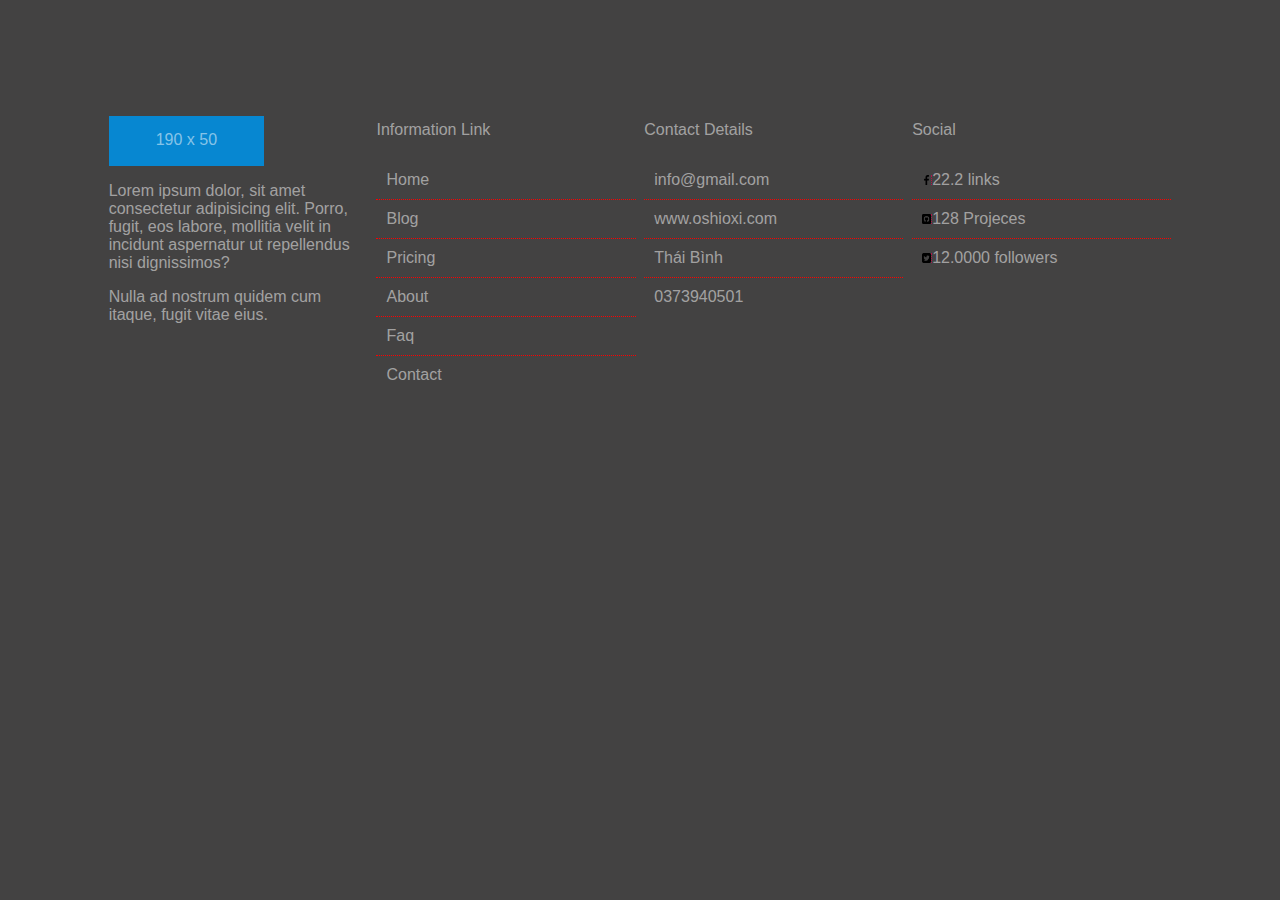
<file: Bai_8/index.html>
<!DOCTYPE html>
<html lang="en">
<head>
    <meta charset="UTF-8">
    <meta http-equiv="X-UA-Compatible" content="IE=edge">
    <meta name="viewport" content="width=device-width, initial-scale=1.0">
    <link rel="stylesheet" href="style.css">
    <title>Document</title>
</head>
<body>
    <div class="container">
        <div class="row row_1">
            <div class="logo">
                <p>190 x 50</p>
            </div>
            <div class="content_1">
                <p>Lorem ipsum dolor, sit amet consectetur adipisicing elit. Porro, fugit, eos labore, mollitia velit in incidunt aspernatur ut repellendus nisi dignissimos? </p>
            </div>
            <div class="content_2">
                <p>Nulla ad nostrum quidem cum itaque, fugit vitae eius.</p>
            </div>
        </div>
        <div class="row row_2">
            <div class="content">
                <h4>Information Link </h4>
            </div>
            <div class="link">
                <ul>
                    <li class="a"><a href="#">Home</a></li>
                    <li class="a"><a href="#">Blog</a></li>
                    <li class="a"><a href="#">Pricing</a></li>
                    <li class="a"><a href="#">About</a></li>
                    <li class="a"><a href="#">Faq</a></li>
                    <li id="no"><a href="#">Contact</a></li>
                </ul>
            </div>
        </div>
        <div class="row row_3">
            <div class="content">
                <h4>Contact Details</h4>
            </div>
            <div class="link">
                <ul>
                    <li class="a" ><a href="#">info@gmail.com</a></li>
                    <li class="a"><a href="#">www.oshioxi.com</a></li>
                    <li class="a"><a href="#"> Thái Bình</a></li>
                    <li><a href="#">0373940501</a></li>
                </ul>
            </div>
        </div>
        <div class="row row_4">
            <div class="content"><h4>Social</h4></div>
            <div class="link">
                <ul>
                    <li class="a"><a href="#"><img src="imgs/fb.png">22.2 links</a></li>
                    <li class="a"><a href="#"><img src="imgs/github.png" >128 Projeces</a></li>
                    <li><a href="#"><img src="imgs/twitter.png">12.0000 followers</a></li>

                    
                </ul>
            </div>
        </div>
    </div>
</body>
</html>
</file>
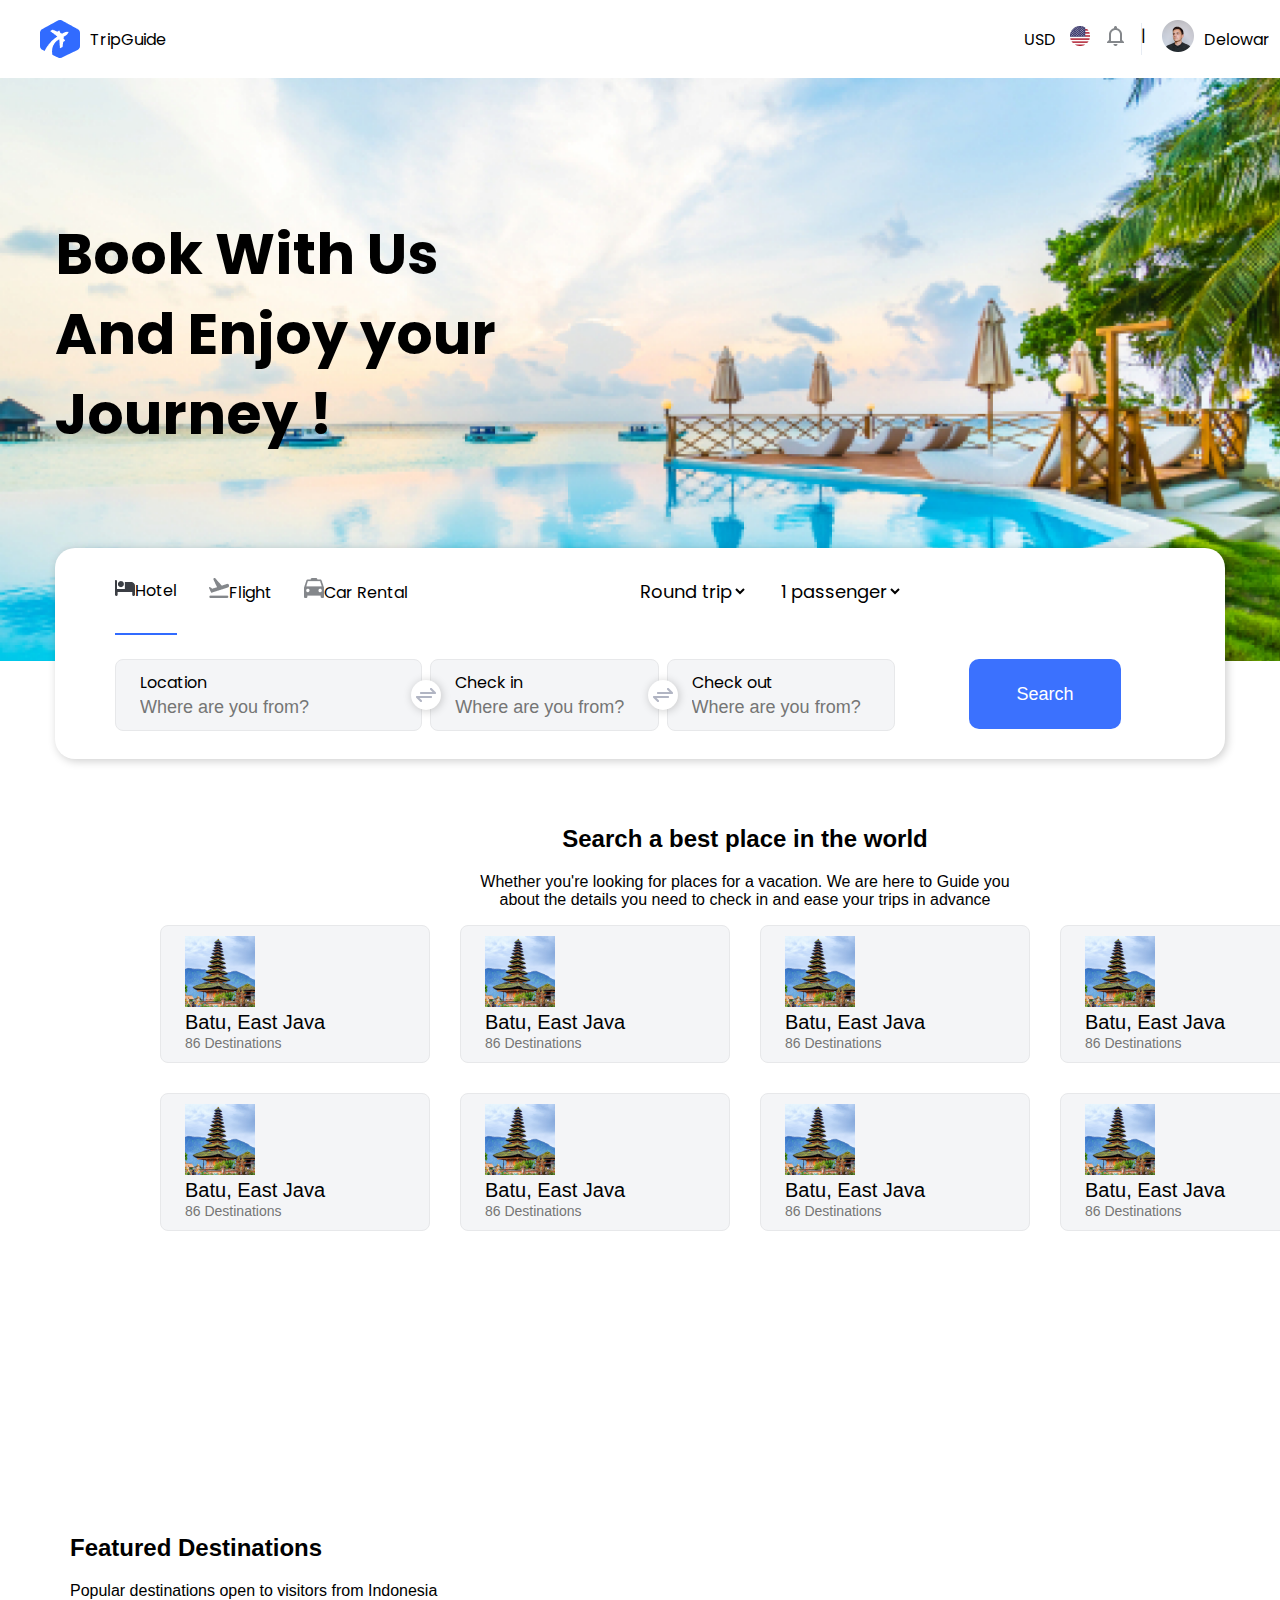
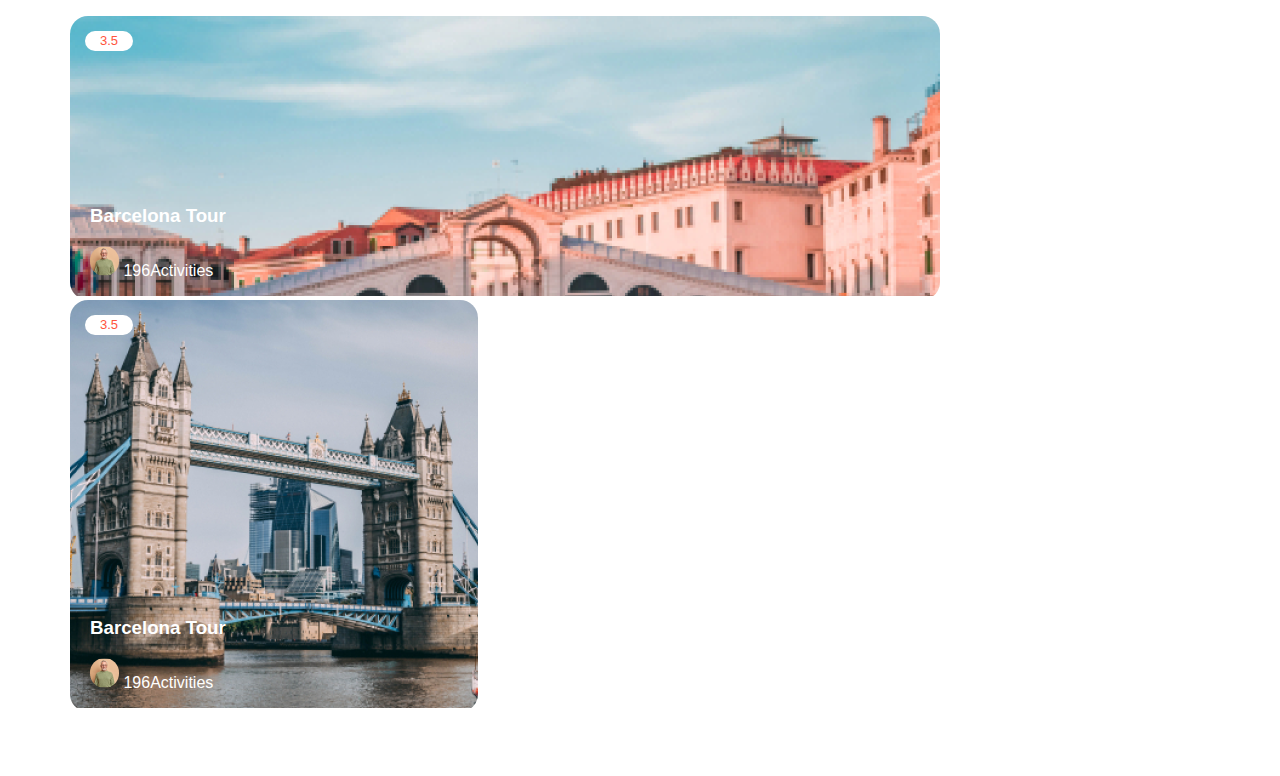
<file: BLT/index.html>
<!DOCTYPE html>
<html lang="en">
<head>
    <meta charset="UTF-8">
    <meta http-equiv="X-UA-Compatible" content="IE=edge">
    <meta name="viewport" content="width=device-width, initial-scale=1.0">
    <link rel="preconnect" href="https://fonts.googleapis.com">
    <link rel="preconnect" href="https://fonts.gstatic.com" crossorigin>
    <link href="https://fonts.googleapis.com/css2?family=Poppins:wght@700&display=swap" rel="stylesheet">
    <title>Home page</title>
    <link rel="preconnect" href="https://fonts.googleapis.com">
<link rel="preconnect" href="https://fonts.gstatic.com" crossorigin>
<link href="https://fonts.googleapis.com/css2?family=Poppins:wght@700&display=swap" rel="stylesheet">
    <link rel="stylesheet" href="style.css">
</head>
<body>
    <header>
    </header>
    <main>
        <section class="banner">
            <div class="banner-logo">
                <div class="banner-logo-img">
                    <img src="img/Subtract.png" alt=""> 
                    <div class="container-logo">
                        TripGuide
                    </div>
                </div>
                <div class="banner-logo-right">
                    <div class="usd">USD</div>
                    <div class="language">
                        <img src="img/1.png" alt="">
                    </div>
                    <div class="notificantion">
                        <div class="group"></div>
                        <div class="shape">
                            <img src="img/Shape.png" alt="">
                        </div>
                    </div>
                    <div class="brirk">|</div>

                    <div class="profile">
                        <div class="profile-img">
                        <img src="img/Rectangle.png" alt="">
                        </div>
                        <div class="user">
                            <div class="proflie2">Delowar</div>
                            <div class="dropdown"><img src="img/Rectangle (1).png" alt=""></div>
                        </div>
                    </div>
                </div>
            </div>
            <div class="banner-img">
                <img src="img/banner.png" alt="">
            </div>
            <div class="banner-caption">
                <div class="container">
                    <div class="row">
                        <div class="col col-40">
                            <h2>Book With Us And Enjoy your Journey !</h2>
                        </div>
                    </div>
                </div>
            </div>
        </section>
        <section class="search-from">
            <div class="container">
                <div class="main-search">
                    <div class="top-search col-75">
                        <div class="row justify-content">
                            <div class="col">
                                <div class="tabs">
                                    <ul class="navs-tab">
                                        <li class="active">
                                            <i class="icon"> <img src="img/icon/Shape.png" ></i>Hotel
                                        </li>
                                        <li>
                                            <i class="icon"> <img src="img/icon/Shape1.png" ></i>Flight
                                        </li>
                                        <li>
                                            <i class="icon"> <img src="img/icon/Shape2.png" ></i>Car Rental
                                        </li>
                                    </ul>
                                </div>
                            </div>
                            <div class="col">
                                <div class="top-option">
                                    <select name="" id="">
                                        <option value="Round trip">Round trip</option>
                                    </select>
                                    <select name="" id="">
                                        <option value="">1 passenger</option>
                                    </select>
                                </div>
                            </div>
                        </div>
                    </div>
                    <div class="bot-search">
                        <div class="row">
                            <div class="col col-75">
                                <div class="main-form">
                                    <div class="row">
                                        <div class="col col-40">
                                            <div class="form-group">
                                                <label for="">Location</label>
                                                <input type="text" class="form-control" placeholder="Where are you from?" >
                                            </div>
                                        </div>
                                        <div class="col col-30">
                                            <div class="form-group">
                                                <label for="">Check in</label>
                                                <input type="text" class="form-control" placeholder="Where are you from?" >
                                            </div>
                                        </div>
                                        <div class="col col-30">
                                            <div class="form-group">
                                                <label for="">Check out</label>
                                                <input type="text" class="form-control" placeholder="Where are you from?" >
                                            </div>
                                        </div>
                                    </div>
                                </div>
                            </div>
                            <div class="col col-25 ">
                                <div class="btn text-align">
                                    <button class="btn-search ">Search</button>
                                </div>
                            </div>
                        </div>
                    </div>
                </div>
            </div>
        </section>
        <section class="best-search">
            <div class="best">
                <div class="tittle">
                    <h2>Search a best place in the world</h2>
                    <p>Whether you're looking for places for a vacation. We are here to Guide you<br>
                        about the details you need to check in and ease your trips in advance</p>
                </div>
                <div class="cards">
                    <div class="row row-1">
                        <div class="col col-25">
                            <div class="form-crads">
                                <img src="img/mahmud-ahsan-QqPcxfFKqfU-unsplash.png" alt="">
                                <label for="">Batu, East Java</label>
                                <input type="text" class="form-cradss" placeholder="86 Destinations" >
                            </div>            
                        </div>
                        <div class="col col-25">
                            <div class="form-crads">
                                <img src="img/mahmud-ahsan-QqPcxfFKqfU-unsplash.png" alt="">
                                <label for="">Batu, East Java</label>
                                <input type="text" class="form-cradss" placeholder="86 Destinations" >
                            </div> 
                        </div>
                        <div class="col col-25">
                            <div class="form-crads">
                                <img src="img/mahmud-ahsan-QqPcxfFKqfU-unsplash.png" alt="">
                                <label for="">Batu, East Java</label>
                                <input type="text" class="form-cradss" placeholder="86 Destinations" >
                            </div> 
                        </div>
                        <div class="col col-25">
                            <div class="form-crads">
                                <img src="img/mahmud-ahsan-QqPcxfFKqfU-unsplash.png" alt="">
                                <label for="">Batu, East Java</label>
                                <input type="text" class="form-cradss" placeholder="86 Destinations" >
                            </div> 
                        </div>
                    </div>
                    <div class="row row-2">
                        <div class="col col-25">
                            <div class="form-crads">
                                <img src="img/mahmud-ahsan-QqPcxfFKqfU-unsplash.png" alt="">
                                <label for="">Batu, East Java</label>
                                <input type="text" class="form-cradss" placeholder="86 Destinations" >
                            </div> 
                        </div>
                        <div class="col col-25">
                            <div class="form-crads">
                                <img src="img/mahmud-ahsan-QqPcxfFKqfU-unsplash.png" alt="">
                                <label for="">Batu, East Java</label>
                                <input type="text" class="form-cradss" placeholder="86 Destinations" >
                            </div> 
                        </div>
                        <div class="col col-25">
                            <div class="form-crads">
                                <img src="img/mahmud-ahsan-QqPcxfFKqfU-unsplash.png" alt="">
                                <label for="">Batu, East Java</label>
                                <input type="text" class="form-cradss" placeholder="86 Destinations" >
                            </div> 
                        </div>
                        <div class="col col-25">
                            <div class="form-crads">
                                <img src="img/mahmud-ahsan-QqPcxfFKqfU-unsplash.png" alt="">
                                <label for="">Batu, East Java</label>
                                <input type="text" class="form-cradss" placeholder="86 Destinations" >
                            </div> 
                        </div>
                    </div>
                </div>
            </div>
        </section>
        <section class="feature">
            <div class="container">
                <div class="title">
                    <h2>Featured Destinations</h2>
                    <p>Popular destinations open to visitors from Indonesia</p>
                </div>
                <div class="content">
                    <div class="row">
                        <div class="col col-75">
                            <div class="row">
                                <div class="col">
                                    <div class="feature-item">
                                        <div class="feature-item-img">
                                            <img src="img/feature/damiano-baschiera-hFXZ5cNfkOk-unsplash.png" alt="">
                                        </div>
                                        <div class="rate-point">3.5</div>
                                        <div class="feature-item-desc">
                                            <h3>Barcelona Tour</h3>
                                            <div class="rate-info">
                                                <div class="last-rate">
                                                    <img src="img/feature/anh.png" alt="">
                                                    <span>196</span>Activities
                                                </div>
                                            </div>
                                        </div>
                                    </div>
                                </div>
                                <div class="col">
                                    <div class="row">
                                        <div class="col col-50">
                                            <div class="row">
                                                <div class="col">
                                                    <div class="feature-item">
                                                        <div class="feature-item-img">
                                                            <img src="img/feature/charles-postiaux-Q6UehpkBSnQ-unsplash.png" alt="">
                                                        </div>
                                                        <div class="rate-point">3.5</div>
                                                        <div class="feature-item-desc">
                                                            <h3>Barcelona Tour</h3>
                                                            <div class="rate-info">
                                                                <div class="last-rate">
                                                                    <img src="img/feature/anh.png" alt="">
                                                                    <span>196</span>Activities
                                                                </div>
                                                            </div>
                                                        </div>
                                                    </div>
                                                </div>
                                            </div>
                                        </div>
                                        <div class="col col-50">
                                            
                                        </div>
                                    </div>
                                </div>
                            </div>
                        </div>
                        <div class="col col-25">
                            
                        </div>
                    </div>
                </div>
            </div>
        </section>
        <section class="top-tour"></section>
        <section class="explore"></section>
        <section class="trending"></section>
        <section class="passion"></section>
        <section class="subcribe"></section>
    </main>

</body>
</html>
</file>
<file: Bai_8/style.css>
*{ 
    box-sizing: border-box;
    color: rgba(255, 255, 255, 0.518);
    background: rgb(67 66 66);
    font: menu;
}
body
{
    margin: 100px;
}
.container
{
    display: flex;
    justify-content: space-evenly;
}
.row
{
    width: 24%;
}

.logo p
{
    background-color: rgb(7, 135, 209);
    text-align: center;
    padding: 15px;
    width: 60%;
    height: 50px;
}
.link ul
{
    list-style-type: none;
    padding-left: 0px;
}
.link ul li
{
    padding: 10px;
}
.a
{
    border-bottom: 1px dotted red;
}
.link ul li a
{
    text-decoration: none;
    
}

img
{
    width: 10px;
    height: 10px;
    border-right: 1px dotted #b1154a ;
}
</file>
<file: BLT/style.css>
*{box-sizing: border-box;}
body
{
    padding: 0;
    margin: 0;
    font-family: 'Poppins', sans-serif;
}
.justify-content
{
    justify-content: space-between;
}
ul
{
    list-style: none;
    margin: 0;
}
.col 
{
    padding: 0 15px;
}
.col-40
{
    width: 40%;
}
.col-75
{
    width: 75%;
}
.col-30
{
    width: 30%;
}
.col-25
{
    width: 25%;
}
/* banner-logo */
.banner-logo
{
    width: 100%;
    height: 78px;
    position: relative;
    display: flex;
}

.banner-logo-img
{
    width: 148px;
    height: 38px;
    display: flex;
    align-items: center;
    margin: 20px 20px 0px 40px;
}
.banner-logo-img img
{
    margin-right: 10px;
}

.banner-logo-right
{
    width: 254px;
    height: 32px;
    display: flex;
    align-items: center;
    position: absolute;
    left: 80%;
    top: 30%;
    right: 3%;
    bottom: 30%;
}
.profile, .user
{
    display: flex;
    align-items: center;

}
.language
{
    padding-right: 17px;
    padding-left: 14px;

}
.profile-img img
{
    width: 32px;
    height: 32px;

}
.proflie2
{
    padding-left: 10px;
    padding-right: 17px;
}
.brirk
{
    width: 1px;
    height: 32px;
    background-color: #E7ECF3;
    display:inline-block;
    margin-left: 17px;
    margin-right: 20px;
}
/* banner-logo-img */

.container
{
    width: 1200px;
    padding: 0 15px;
    margin: 0 auto;
}
.row
{
    display: flex;
    flex-wrap: wrap;
    margin-left: -15px;
    margin-right: -15px;
}

.text-align
{
    text-align: center;
}
/* Banner */
.banner
{
    position: relative;
}
.banner-img img
{
    width: 100%;
}
.banner-caption
{
    width: 100%;
    font-size: 38px;
    font-weight: 700;
    line-height: 80px;
    letter-spacing: -0.5%;
    position: absolute;
    transform: translateY(-50%);
    top:50%;
    left : 0;
}
/* Banner */

.main-search
{
    background-color: #fff;
    border-radius: 20px;
    padding: 30px 60px;
    box-shadow: 2px 2px 10px rgba(0, 0,0, .2);
    margin-top: -120px;
    z-index: 99999;
    position: relative;
}
.navs-tab
{
    display: flex;
    padding: 0;
}
.navs-tab li
{
    margin-right: 32px;
    padding-bottom: 28px;
    border-bottom: 2px solid transparent;
}

.navs-tab li.active
{
    border-bottom-color:#316BFF ;
}
.top-search
{
    margin-bottom: 24px;
}
.top-option
{
    text-align: right;
}
.top-option select
{
    border: none;
    background-color: transparent;
    font-family:'Poppins', sans-serif ;
    font-size: 18px;
    margin-left: 25px;
}
.main-form .row
{
    margin-left: -4px;
    margin-right: -4px;
}
.main-form .col
{
    padding: 0 4px;
}
.form-group {
    border: 1px solid #E7E8EA;
    background-color: #F4F5F7;
    border-radius: 8px;
    padding: 10px 24px;
}
.form-group label
{
    display: block;
}
.form-control
{
    border: none;
    background-color: transparent;
    padding: 0px;
    outline: none;
    font-size: 18px;
}
.bot-search
{
    height: 70px;
}
.main-form .form-group
{
    position: relative;
}
.main-form .form-group::after
{
    content: '';
    display: block;
    width: 30px;
    height: 30px;
    border-radius: 50%;
    background-color: #fff;
    position: absolute;
    transform: translateY(-50%);
    top:50%;
    right: -20px;
    box-shadow: 1px 1px 10px rgb(0, 0, 0, .2);
    z-index: 1;
    background-image: url('./img/icon/Vector\ \(1\).png');
    background-repeat: no-repeat ;
    background-position: center;
}
.main-form .row .col:last-child .form-group::after
{
    content: unset;
}
.btn-search
{
    display: inline-block;
    width: 152px;
    height: 70px;
    font-size: 18px;
    line-height: 70px;
    background-color: #3B71FE;
    padding: 0 42px;
    border: none;
    border-radius: 10px;
    color: #fff;
}
@import url('https://fonts.googleapis.com/css2?family=DM+Sans:ital,wght@1,700&family=Poppins:wght@700&display=swap');

.best-search
{
    width: 1170px;
    height: 490px;
    margin-left: 160px ;
    font-family: 'DM Sans', sans-serif;
    position: absolute;
    margin-top: 46px;
}
.best-search .cards .row
{
    margin-bottom: 30px;
}
.tittle
{
    text-align: center;
}
.cards .row1 .col
{
    height: 202px;
    width: 270px;
}
.form-crads
{
    border: 1px solid #E7E8EA;
    background-color: #F4F5F7;
    border-radius: 8px;
    padding: 10px 24px;

}
.form-crads label
{
    display: block;
    font-size: 20px;
}
.form-cradss
{
    border: none;
    background-color: transparent;
    padding: 0px;
    outline: none;
    font-size: 14px;
   
}




.feature
{
    position: absolute;
    width: 1170px;
    height: 862px;
    left: calc(50% - 1170px/2);
    top: 1514px;
    font-family: 'DM Sans', sans-serif;

}
.feature-item
{
    border-radius: 18px;
    overflow: hidden;
    position: relative;
}
.rate-point
{
    position: absolute;
    top: 15px;
    left: 15px;
    background-color: #fff;
    line-height: 20px;
    border-radius: 14px;
    color: #FF543D;
    font-size: 13px;
    text-align: center;
    padding: 0 15px;
}
.feature-item-desc
{
    position: absolute;
    bottom:20px;
    left: 20px;
    color: #fff;
}
.feature-item-desc img
{
    border-radius: 20px;
}
</file>
